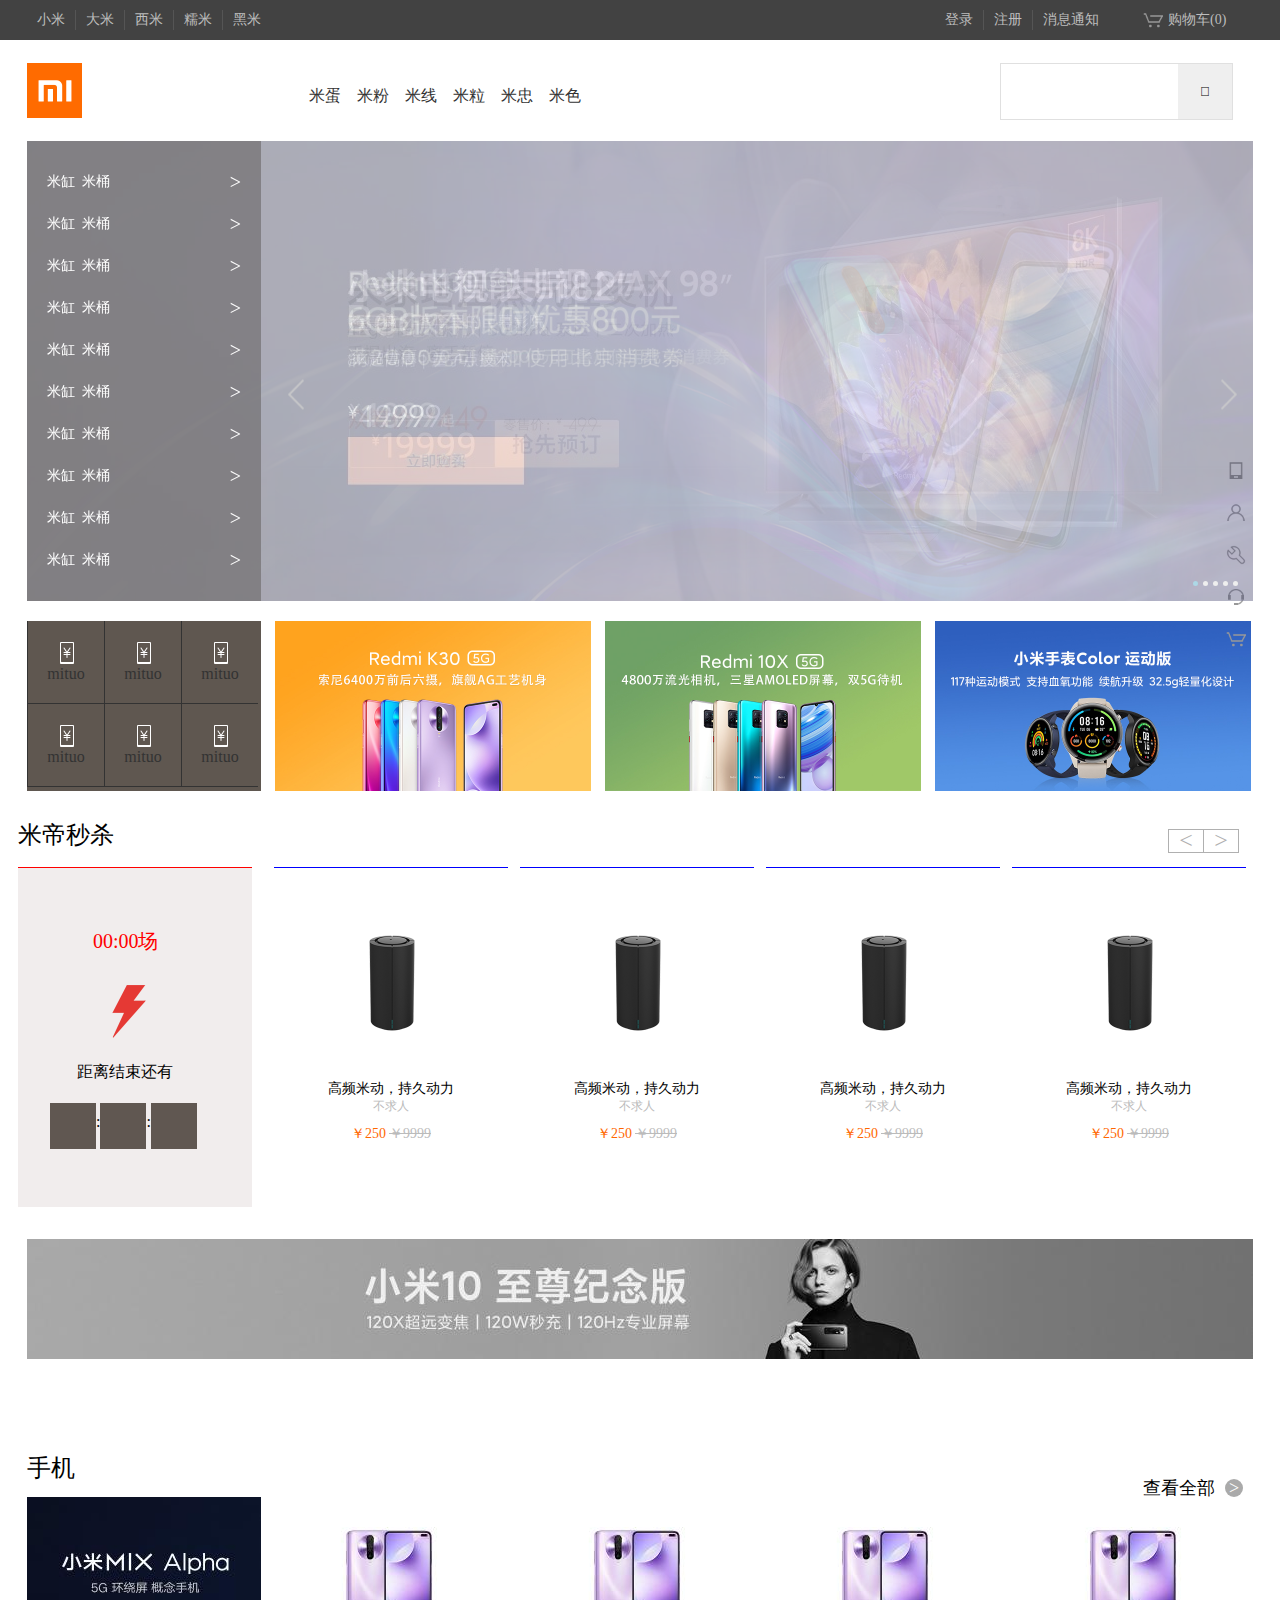
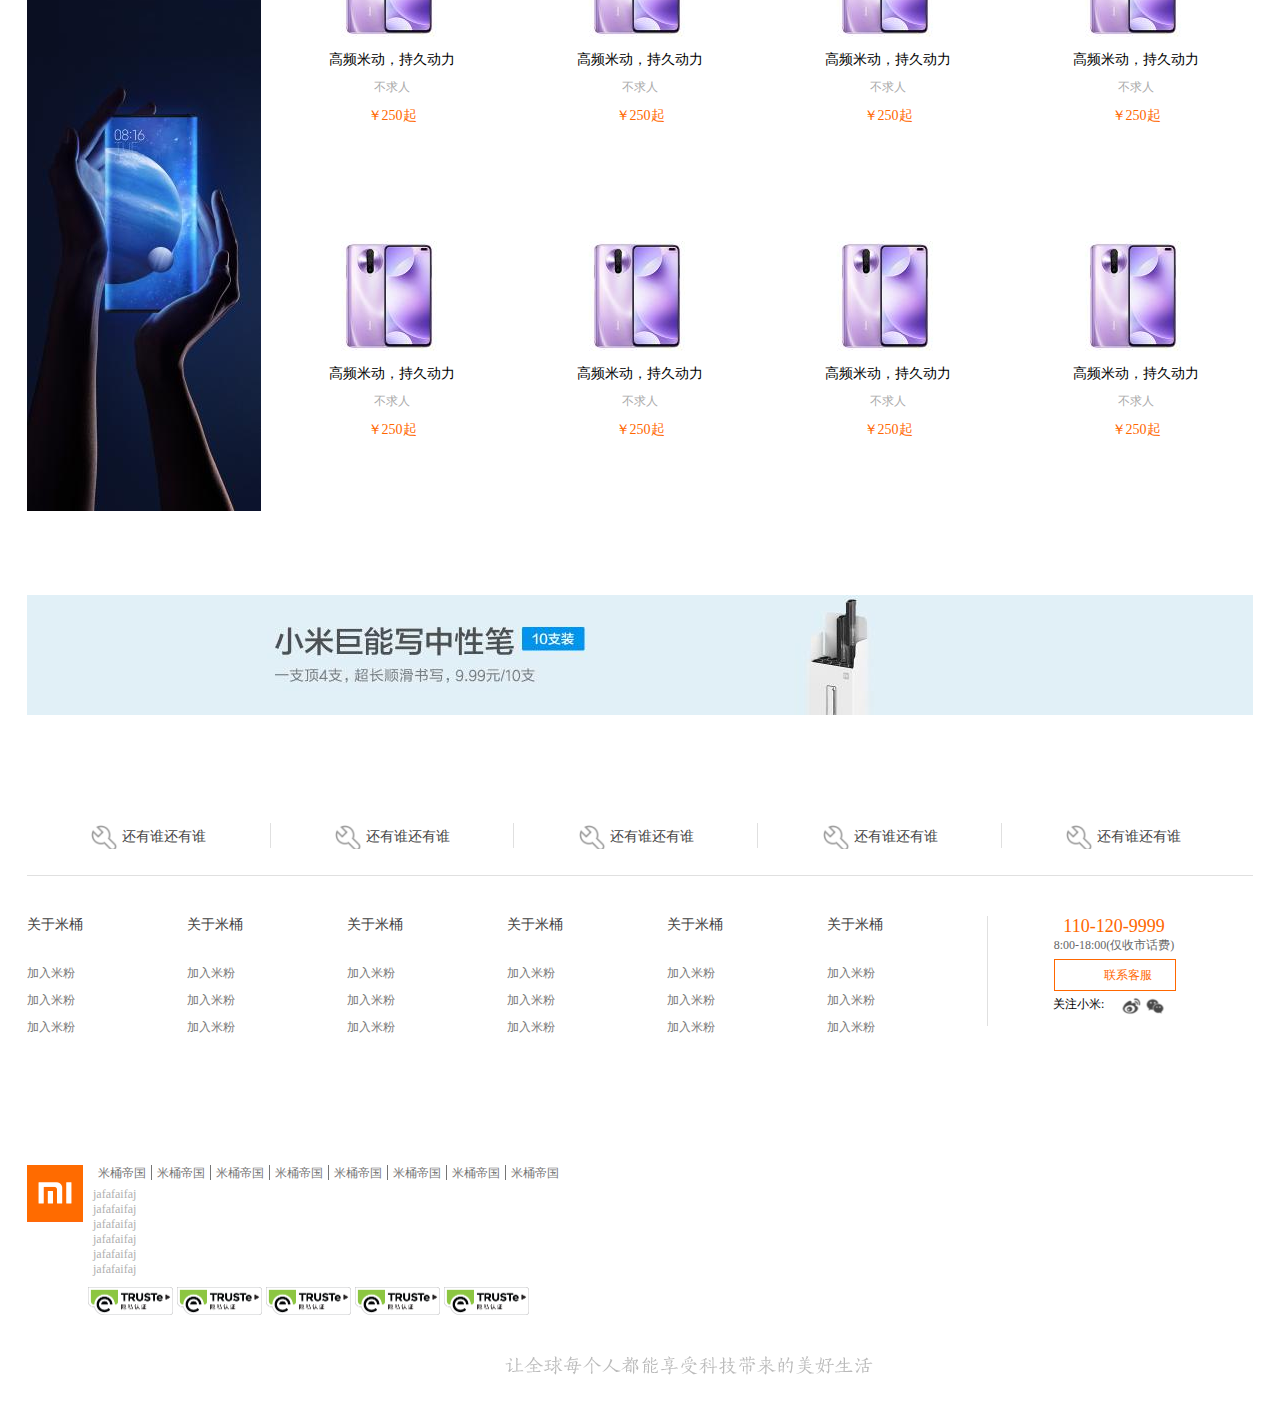
<file: index.html>
<!DOCTYPE html>
<html lang="en">

<head>
    <meta charset="UTF-8">
    <meta name="viewport" content="width=device-width, initial-scale=1.0">
    <link rel="shorcut icon" href="img/favicon.ico">
    <title>mitong</title>
    <link rel="stylesheet" href="css/index.css">
</head>

<body>
    <header></header>

    <div class="big">
        <div class="double">
            <div class="nan-left">
                <ul>
                    <a href="">米缸 &nbsp;米桶 <p>></p></a>
                    <a href="">米缸 &nbsp;米桶 <p>></p></a>
                    <a href="">米缸 &nbsp;米桶 <p>></p></a>
                    <a href="">米缸 &nbsp;米桶 <p>></p></a>
                    <a href="">米缸 &nbsp;米桶 <p>></p></a>
                    <a href="">米缸 &nbsp;米桶 <p>></p></a>
                    <a href="">米缸 &nbsp;米桶 <p>></p></a>
                    <a href="">米缸 &nbsp;米桶 <p>></p></a>
                    <a href="">米缸 &nbsp;米桶 <p>></p></a>
                    <a href="">米缸 &nbsp;米桶 <p>></p></a>
                </ul>
            </div>
            <div class="wrap">
                <div class="main">
                  <a href=""><img class="show" src="img/0ef4160c861b998239bce9adb82341e7.jpg" alt=""></a>
                  <a href=""><img src="img/7cf034cf750738e7f33f77328230e8e2.jpg" alt=""></a>
                  <a href=""><img src="img/9ebff5f5c1f52f2dbdd611897adbefd4.jpg" alt=""></a>
                  <a href=""><img src="img/87d89ec787693898fe7308a95739c2eb.jpg" alt=""></a>
                  <a href=""><img src="img/cf6ba4d372b80e939104cf369f14139a.jpg" alt=""></a>
                </div>
                <div class="prev"></div>
                <div class="next"></div>
                <ul class="nums">
                  <li class="active"></li>
                  <li></li>
                  <li></li>
                  <li></li>
                  <li></li>
                </ul>
              </div>
        </div>
        <div class="nan-bot">
            <div id="bvt">
                <ul>
                    <li><a href=""><img src="img/9a76d7636b08e0988efb4fc384ae497b.png" alt="">mituo</a></li>
                    <li><a href=""><img src="img/9a76d7636b08e0988efb4fc384ae497b.png" alt="">mituo</a></li>
                    <li><a href=""><img src="img/9a76d7636b08e0988efb4fc384ae497b.png" alt="">mituo</a></li>
                    <li><a href=""><img src="img/9a76d7636b08e0988efb4fc384ae497b.png" alt="">mituo</a></li>
                    <li><a href=""><img src="img/9a76d7636b08e0988efb4fc384ae497b.png" alt="">mituo</a></li>
                    <li><a href=""><img src="img/9a76d7636b08e0988efb4fc384ae497b.png" alt="">mituo</a></li>
                </ul>
            </div>
            <img src="img/e5f20a62c3d5b3d6806bd51ab6c5dd12.jpg" alt="">
            <img src="img/8a43378b96501d7e227a9018fe2668c5.jpg" alt="">
            <img src="img/793913688bfaee26b755a0b0cc8575fd.jpg" alt="">
        </div>
    </div>
    <div class="miao">
        <h2>米帝秒杀
           <div id="io"> <span><</span>
                    <span>></span></div>
        </h2>
        <div class="iten">
            <div class="chang">00:00场</div>
            <img src="[data-uri]"
                alt="">
            <div class="daoji">距离结束还有</div>
            <div class="shi">
                <span class="it" id="op"> &nbsp;</span>
                <i>:</i>
                <span class="it" id="ip">&nbsp;</span>
                <i>:</i>
                <span class="it" id="tp">&nbsp;</span></div>
        </div>
        <div class="wind">
        <div class="bing">
            
            <a href="">
                <img src="img/5dd23c09b7eb6471968537fdce629194.png" alt="">
                <h3>高频米动，持久动力</h3>
                <p>不求人</p>
                <p class="jiage">
                    <span>￥250</span>
                    <del>￥9999</del>
                </p>
            </a>
            <a href="">
                <img src="img/5dd23c09b7eb6471968537fdce629194.png" alt="">
                <h3>高频米动，持久动力</h3>
                <p>不求人</p>
                <p class="jiage">
                    <span>￥250</span>
                    <del>￥9999</del>
                </p>
            </a>
            <a href="">
                <img src="img/5dd23c09b7eb6471968537fdce629194.png" alt="">
                <h3>高频米动，持久动力</h3>
                <p>不求人</p>
                <p class="jiage">
                    <span>￥250</span>
                    <del>￥9999</del>
                </p>
            </a>
            <a href="">
                <img src="img/5dd23c09b7eb6471968537fdce629194.png" alt="">
                <h3>高频米动，持久动力</h3>
                <p>不求人</p>
                <p class="jiage">
                    <span>￥250</span>
                    <del>￥9999</del>
                </p>
            </a>
            <a href="">
                <img src="img/5dd23c09b7eb6471968537fdce629194.png" alt="">
                <h3>高频米动，持久动力</h3>
                <p>不求人</p>
                <p class="jiage">
                    <span>￥250</span>
                    <del>￥9999</del>
                </p>
            </a>
            <a href="">
                <img src="img/5dd23c09b7eb6471968537fdce629194.png" alt="">
                <h3>高频米动，持久动力</h3>
                <p>不求人</p>
                <p class="jiage">
                    <span>￥250</span>
                    <del>￥9999</del>
                </p>
            </a>
            <a href="">
                <img src="img/5dd23c09b7eb6471968537fdce629194.png" alt="">
                <h3>高频米动，持久动力</h3>
                <p>不求人</p>
                <p class="jiage">
                    <span>￥250</span>
                    <del>￥9999</del>
                </p>
            </a>
            <a href="">
                <img src="img/5dd23c09b7eb6471968537fdce629194.png" alt="">
                <h3>高频米动，持久动力</h3>
                <p>不求人</p>
                <p class="jiage">
                    <span>￥250</span>
                    <del>￥9999</del>
                </p>
            </a>
            <a href="">
                <img src="img/5dd23c09b7eb6471968537fdce629194.png" alt="">
                <h3>高频米动，持久动力</h3>
                <p>不求人</p>
                <p class="jiage">
                    <span>￥250</span>
                    <del>￥9999</del>
                </p>
            </a>
            <a href="">
                <img src="img/5dd23c09b7eb6471968537fdce629194.png" alt="">
                <h3>高频米动，持久动力</h3>
                <p>不求人</p>
                <p class="jiage">
                    <span>￥250</span>
                    <del>￥9999</del>
                </p>
            </a>
            <a href="">
                <img src="img/5dd23c09b7eb6471968537fdce629194.png" alt="">
                <h3>高频米动，持久动力</h3>
                <p>不求人</p>
                <p class="jiage">
                    <span>￥250</span>
                    <del>￥9999</del>
                </p>
            </a>
            <a href="">
                <img src="img/5dd23c09b7eb6471968537fdce629194.png" alt="">
                <h3>高频米动，持久动力</h3>
                <p>不求人</p>
                <p class="jiage">
                    <span>￥250</span>
                    <del>￥9999</del>
                </p>
            </a>
        </div>
    </div>
    </div>
    <img class="gos" src="img/6c907ad4004b32609a589bdada203443.jpg" alt="">
    <div class="byphone">
        <h2 class="titl">手机 
            <a class="alla" href="">查看全部 <i>></i></a>
        </h2>
        <img src="img/574c6643ab91c6618bfb2d0e2c761d0b.jpg" alt="">
        <ul class="hone">
            <li class="phone">
                <a href="">
                <img src="img/cff2977b8aab1e43b94b2f00083f4ae1.jpg" alt="">
                <h3>高频米动，持久动力</h3>
                <p class="small">不求人</p>
                <p class="jiage">
                    <span>￥250起</span>
                </p>
            </a>
            </li>
            <li class="phone">
                <a href="">
                <img src="img/cff2977b8aab1e43b94b2f00083f4ae1.jpg" alt="">
                <h3>高频米动，持久动力</h3>
                <p class="small">不求人</p>
                <p class="jiage">
                    <span>￥250起</span>
                </p>
            </a>
            </li>
            <li class="phone">
                <a href="">
                <img src="img/cff2977b8aab1e43b94b2f00083f4ae1.jpg" alt="">
                <h3>高频米动，持久动力</h3>
                <p class="small">不求人</p>
                <p class="jiage">
                    <span>￥250起</span>
                </p>
            </a>
            </li>
            <li class="phone">
                <a href="">
                <img src="img/cff2977b8aab1e43b94b2f00083f4ae1.jpg" alt="">
                <h3>高频米动，持久动力</h3>
                <p class="small">不求人</p>
                <p class="jiage">
                    <span>￥250起</span>
                </p>
            </a>
            </li>
            <li class="phone">
                <a href="">
                <img src="img/cff2977b8aab1e43b94b2f00083f4ae1.jpg" alt="">
                <h3>高频米动，持久动力</h3>
                <p class="small">不求人</p>
                <p class="jiage">
                    <span>￥250起</span>
                </p>
            </a>
            </li>
            <li class="phone">
                <a href="">
                <img src="img/cff2977b8aab1e43b94b2f00083f4ae1.jpg" alt="">
                <h3>高频米动，持久动力</h3>
                <p class="small">不求人</p>
                <p class="jiage">
                    <span>￥250起</span>
                </p>
            </a>
            </li>
            <li class="phone">
                <a href="">
                <img src="img/cff2977b8aab1e43b94b2f00083f4ae1.jpg" alt="">
                <h3>高频米动，持久动力</h3>
                <p class="small">不求人</p>
                <p class="jiage">
                    <span>￥250起</span>
                </p>
            </a>
            </li>
            <li class="phone">
                <a href="">
                <img src="img/cff2977b8aab1e43b94b2f00083f4ae1.jpg" alt="">
                <h3>高频米动，持久动力</h3>
                <p class="small">不求人</p>
                <p class="jiage">
                    <span>￥250起</span>
                </p>
            </a>
            </li>
        </ul>
    </div>
    <img class="gos" src="img/88e35cffc82cd98cd53172460067af17.jpg" alt="">
    <div class="getto"></div>
    <footer></footer>
</body>
<script  src="js/jquery-1.8.3/jquery-1.8.3.min.js"></script>

<script src="js/utils.js"></script>
<script src="js/index.js"></script>


<script>
    $('header').load('html/head.html');
    $('footer').load('html/tail.html');
    $('.getto').load('html/anchor.html');
</script>

</html>
</file>
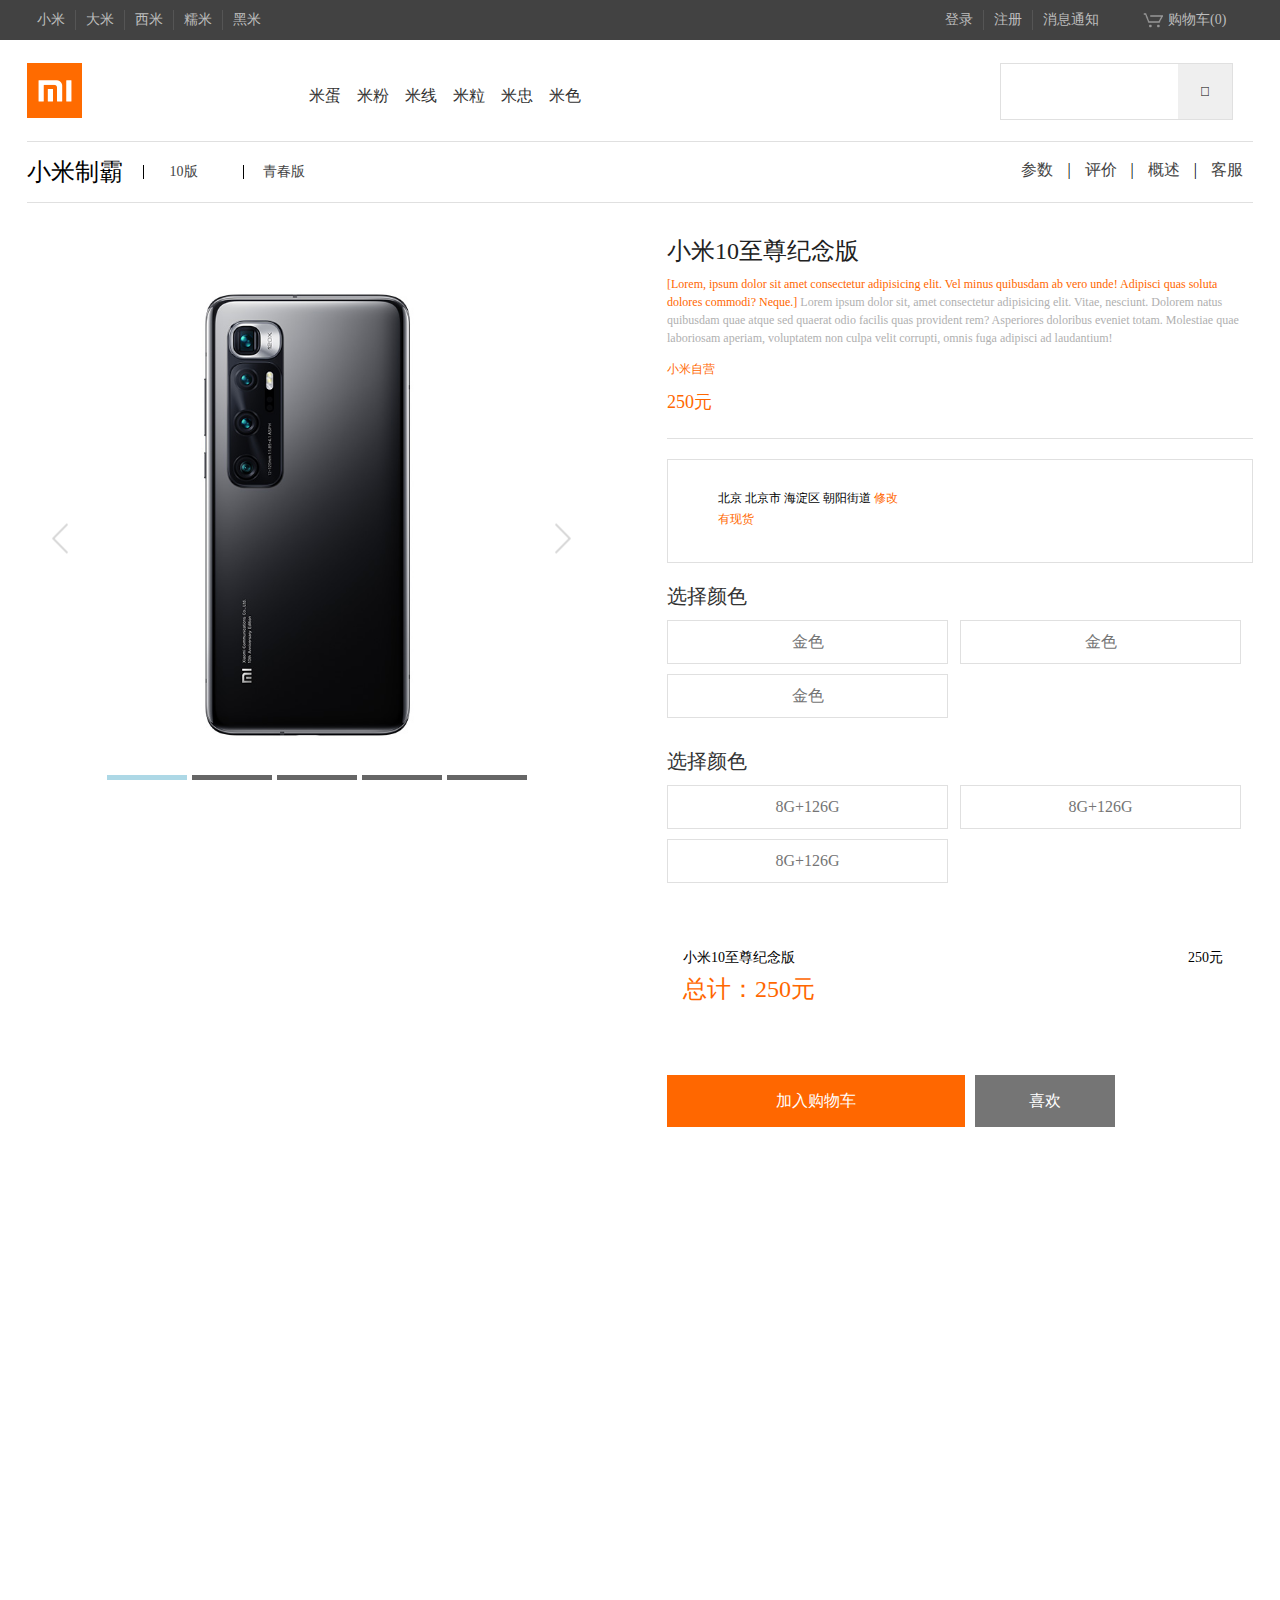
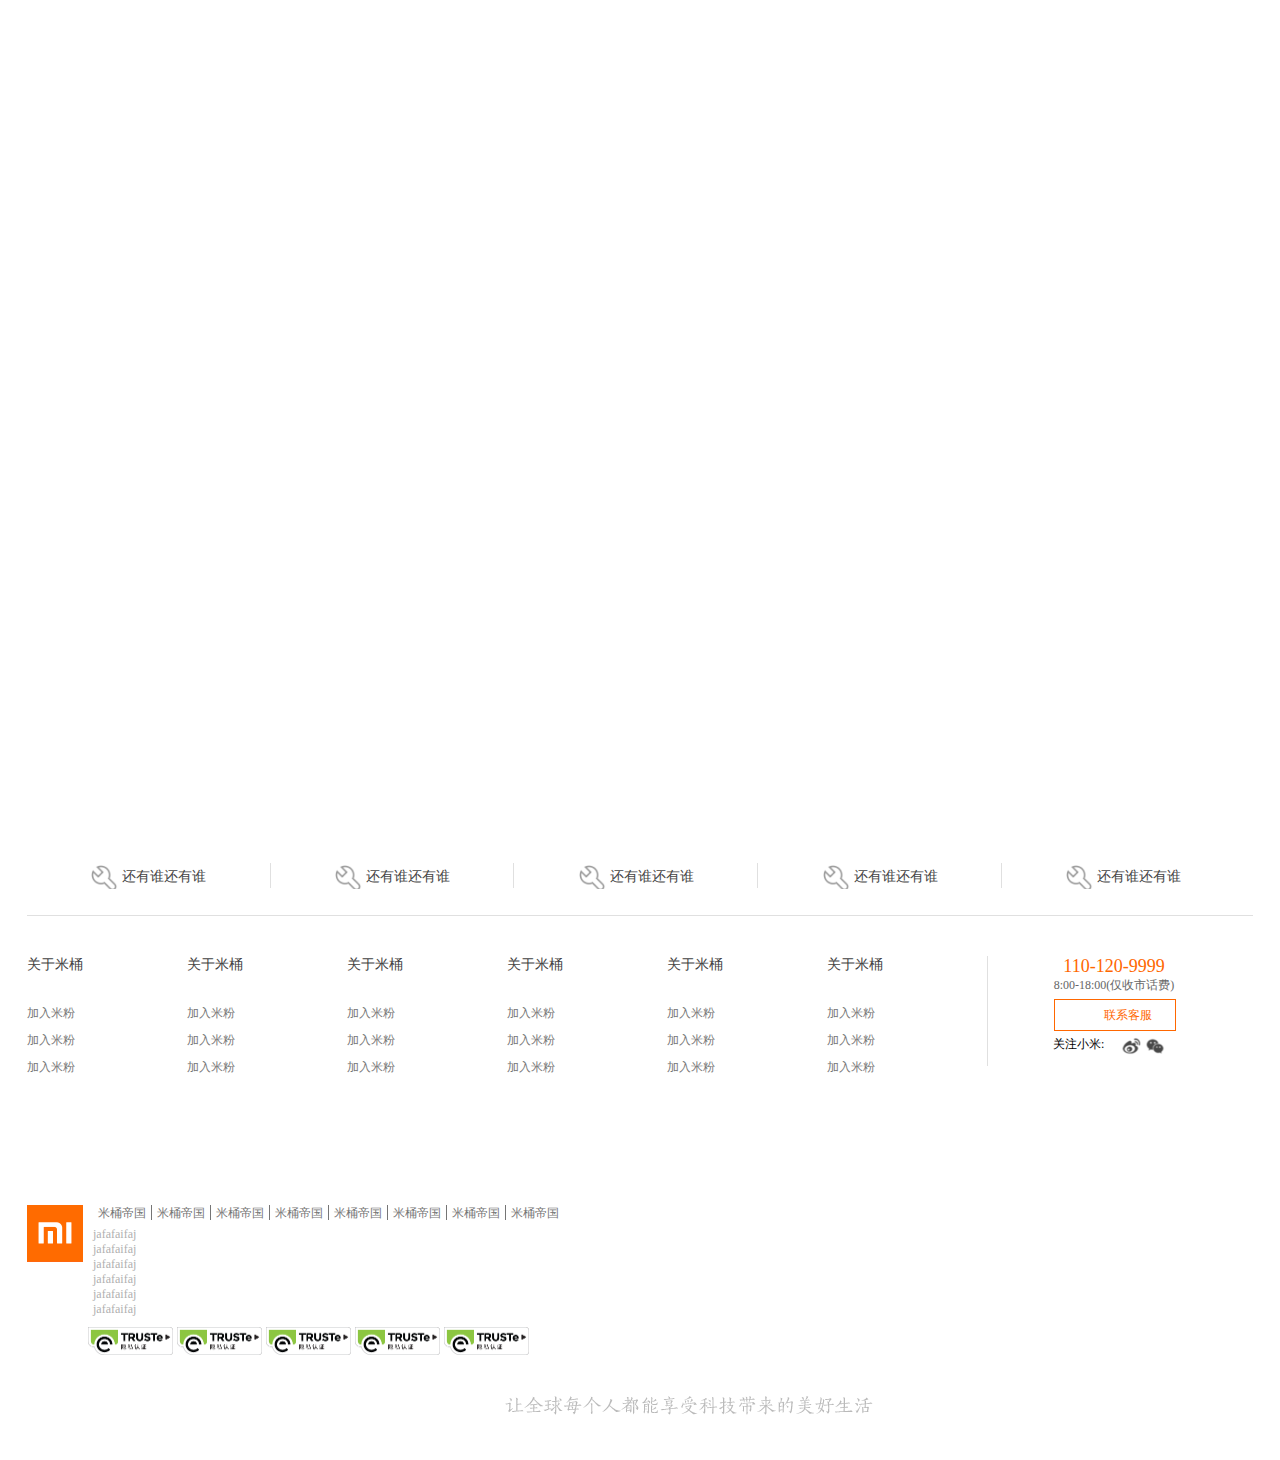
<file: html/details.html>
<!DOCTYPE html>
<html lang="en">

<head>
    <meta charset="UTF-8">
    <meta name="viewport" content="width=device-width, initial-scale=1.0">
    <link rel="shorcut icon" href="../img/favicon.ico">
    <title>details</title>
    <link rel="stylesheet" href="../css/details.css">
</head>

<body>
    <header></header>
    <div class="lan">
        <h2>小米制霸</h2>
        <div class="lan-le">

            <a href=""><span></span>10版</a>

            <a href=""><span></span>青春版</a>
        </div>
        <div class="lan-ri">
            <a href="">参数</a>
            <span>|</span>
            <a href="">评价</a>
            <span>|</span>
            <a href="">概述</a>
            <span>|</span>
            <a href="">客服</a>
        </div>
    </div>
    <div class="big-big">
        <div class="big-img">
            <div class="main">
                <a href=""><img class="show" src="../img/pms_1597145894.39134342.jpg" alt=""></a>
                <a href=""><img src="../img/pms_1597145894.41376114.jpg" alt=""></a>
                <a href=""><img src="../img/pms_1597145894.43258180.jpg" alt=""></a>
                <a href=""><img src="../img/pms_1597145894.46855544.jpg" alt=""></a>
                <a href=""><img src="../img/pms_1597145894.51396359.jpg" alt=""></a>
              </div>
              <div class="prev"></div>
              <div class="next"></div>
              <ul class="nums">
                <li class="active"></li>
                <li></li>
                <li></li>
                <li></li>
                <li></li>
              </ul>
        </div>
        <div class="big-rig">
        <h2>小米10至尊纪念版</h2>
        <p class="zizu">
            <font>[Lorem, ipsum dolor sit amet consectetur adipisicing elit. Vel minus quibusdam ab vero unde! Adipisci
                quas soluta dolores commodi? Neque.]</font>
            Lorem ipsum dolor sit, amet consectetur adipisicing elit. Vitae, nesciunt. Dolorem natus quibusdam quae
            atque sed quaerat odio facilis quas provident rem? Asperiores doloribus eveniet totam. Molestiae quae
            laboriosam aperiam, voluptatem non culpa velit corrupti, omnis fuga adipisci ad laudantium!
        </p>
        <p class="ziyi">小米自营</p>
        <div class="ziqi"><span>250元</span></div>
        <div class="zixi"></div>
        <div class="xidi">
            <div class="xita">
                <div class="xibe">
                    <span>北京</span>
                    <span>北京市</span>
                    <span>海淀区</span>
                    <span>朝阳街道</span>
                    <a href="">修改</a>
                </div>
                <div class="xihu"><span> 有现货</span></div>
            </div>
        </div>
        <div class="xixu">
            <div class="xiya">选择颜色</div>
            <ul class="xuse">
                <li class="seha"><a href="">金色</a></li>
                <li class="seha"><a href="">金色</a></li>
                <li class="seha"><a href="">金色</a></li>
            </ul>
        </div>
        <div class="xiba">
            <div class="xibn">选择颜色</div>
            <ul class="xuba">
                <li class="babe"><a href="">8G+126G</a></li>
                <li class="babe"><a href="">8G+126G</a></li>
                <li class="babe"><a href="">8G+126G</a></li>
            </ul>
        </div>
        <div class="xizo">
            <li>小米10至尊纪念版<span>250元</span></li>
            <div class="zoji">总计：250元</div>
        </div>
        <div class="gowu">
            <div class="goan"><a href="">加入购物车</a></div>
            <div class="huan"><a href="">喜欢</a></div>
        </div>
    </div>
</div>
    <div class="totop"></div>
    <footer></footer>
</body>
<script src="../js/jquery-1.8.3/jquery-1.8.3.min.js"></script>
<script src="../js/utils.js"></script>
<script src="../js/details.js"></script>
<script>
    $('header').load('head.html');
    $('.totop').load('anchor.html');
    $('footer').load('tail.html');
</script>

</html>
</file>
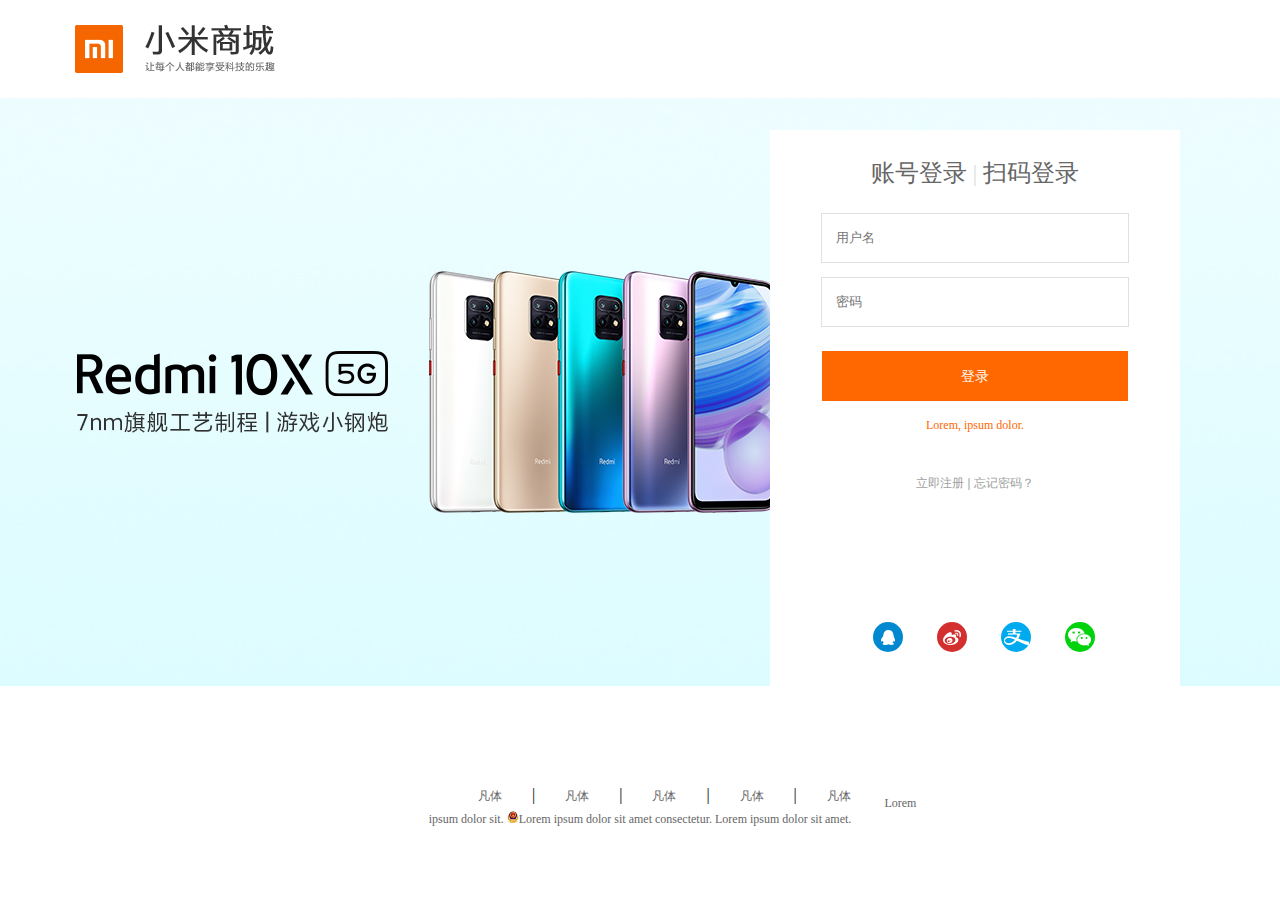
<file: html/goon.html>
<!DOCTYPE html>
<html lang="en">

<head>
    <meta charset="UTF-8">
    <meta name="viewport" content="width=device-width, initial-scale=1.0">
    <link rel="shorcut icon" href="../img/favicon.ico">
    <title>goon</title>
    <link rel="stylesheet" href="../css/goon.css">
</head>

<body>
    <header>
        <div class="logo"><a href="">小米网</a></div>
    </header>
    <div class="banner">
        <a href="">小米网</a>

    </div>
    <div class="wrap">
        <div class="bibox">
            <div class="bida">
                <div class="fangsi">
                    <a href="">账号登录</a>
                    <span>|</span>
                    <a href="">扫码登录</a>
                </div>
                <div class="boty">
                    <div class="kaolo">
                        <div class="uname">
                            <input type="text" placeholder="用户名" class="user">
                        </div>
                        <div class="upwd">
                            <input type="text" placeholder="密码" class="pass">
                        </div>
                    </div>
                    <!-- <div class="form">
                        <p>账号：<input type="text" class=""></p>
                        <p>密码：<input type="text" class=""></p>
                        <p>
                          <button class="login">登录</button>
                          <button class="register">注册</button>
                        </p>
                      </div> -->
                    <div class="anniu">
                        <button class="login">登录</button>
                    </div>
                    <a href="" class="sho">Lorem, ipsum dolor.</a>
                    <div class="wangj">
                        <a href="" class="register">立即注册</a>
                        <span>|</span>
                        <a href="">忘记密码？</a>
                    </div>
                    <div class="yuan">
                        <a href=""><i></i></a>
                        <a href=""><i></i></a>
                        <a href=""><i></i></a>
                        <a href=""><i></i></a>
                    </div>
                </div>
            </div>
        </div>
    </div>
    <div class="bmo">
        <ul class="yun">
            <li><a href="">凡体</a>|</li>
            <li><a href="">凡体</a>|</li>
            <li><a href="">凡体</a>|</li>
            <li><a href="">凡体</a>|</li>
            <li><a href="">凡体</a></li>
        </ul>
        <p class="kpl">
            Lorem ipsum dolor sit.
            <a href=""><img src="../img/ghs.png" alt="">Lorem ipsum dolor sit amet consectetur.</a>
            Lorem ipsum dolor sit amet.
        </p>
    </div>
</body>
<script src="../js/ule.js"></script>
<script src="../js/goto.js"></script>
</html>
</file>
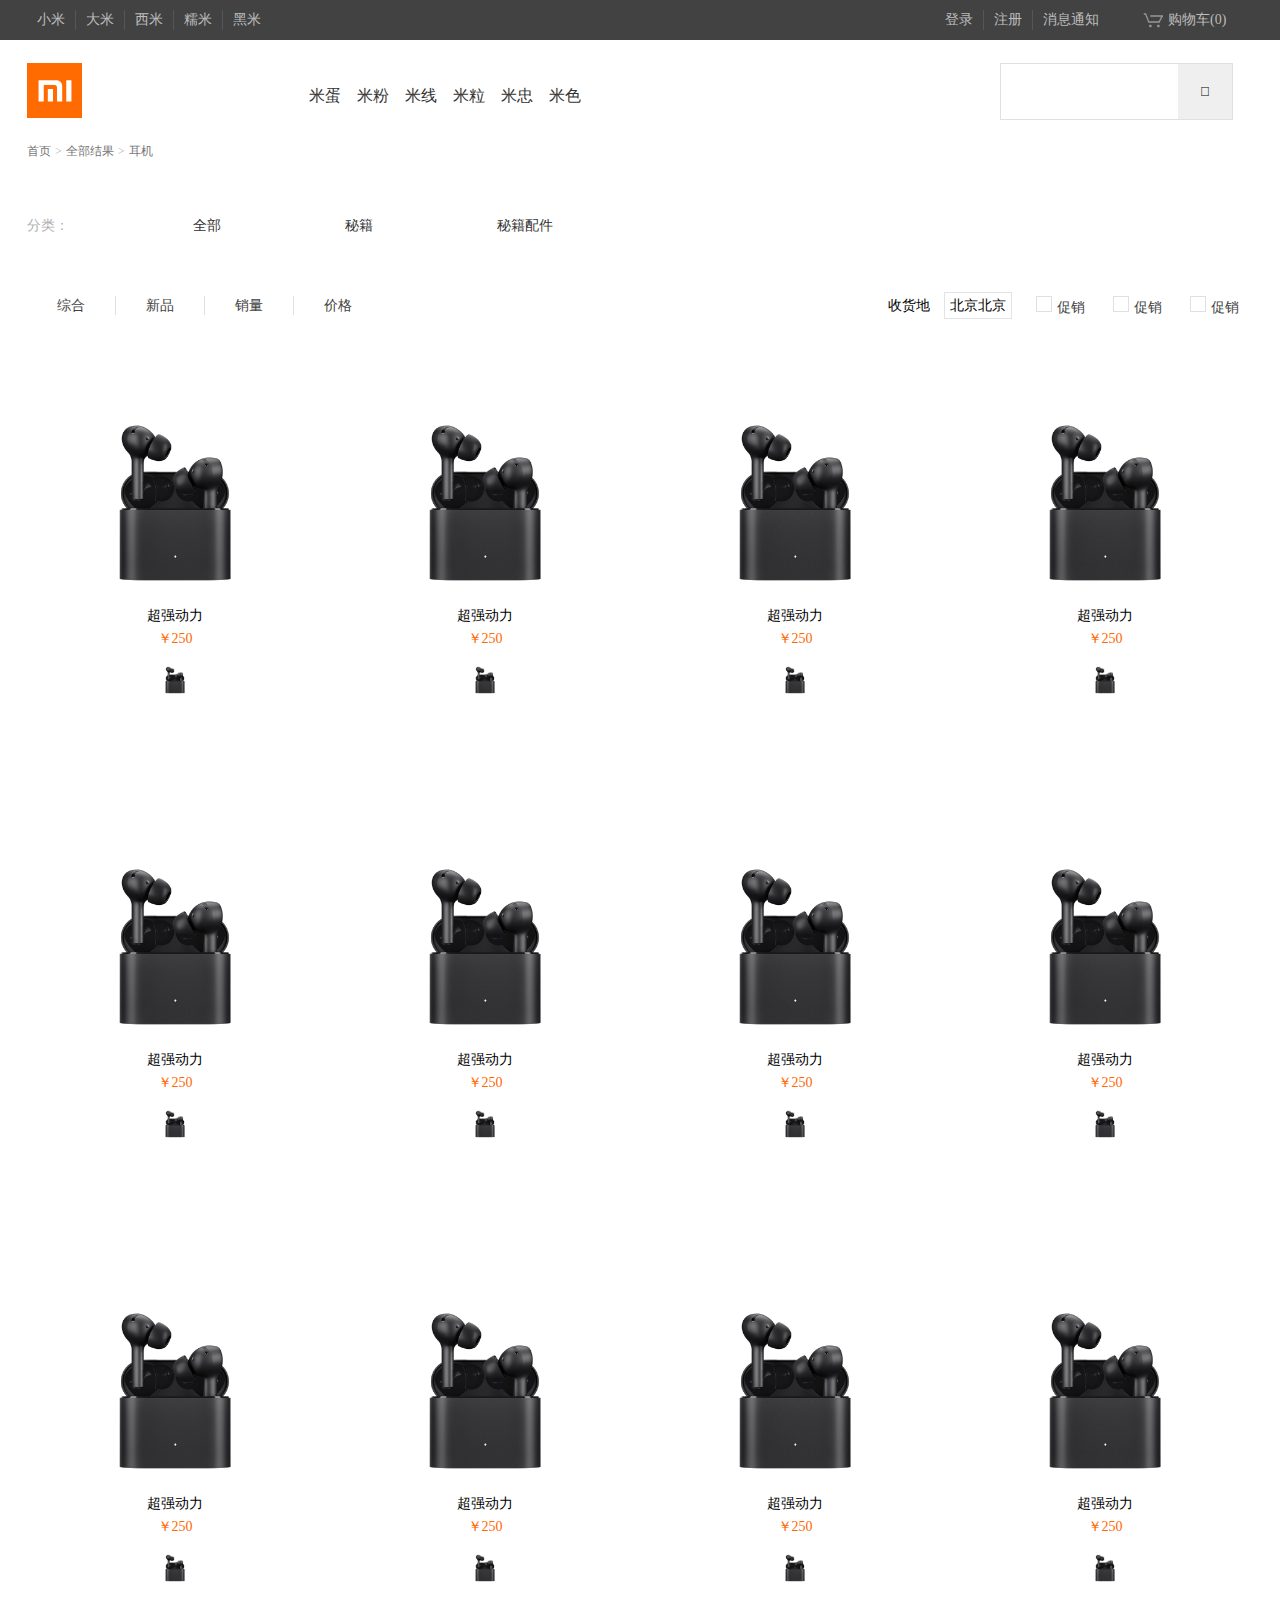
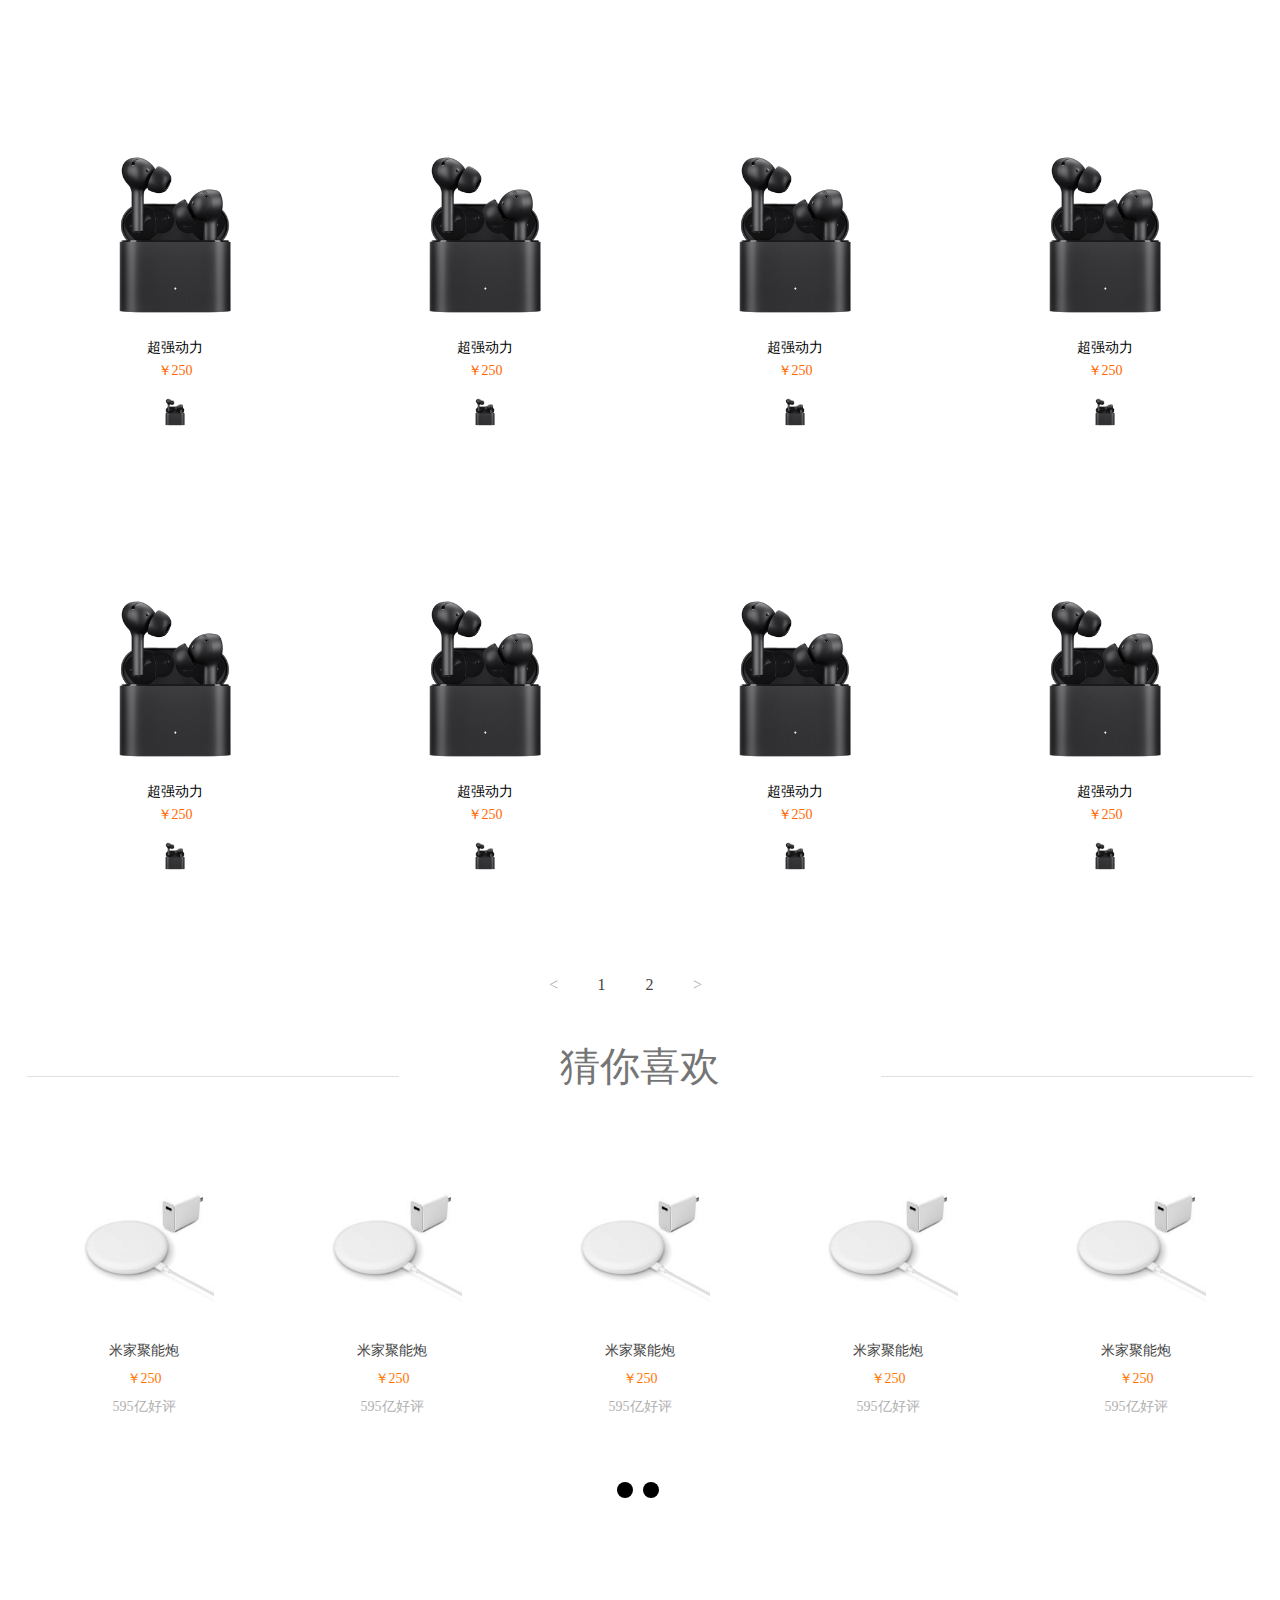
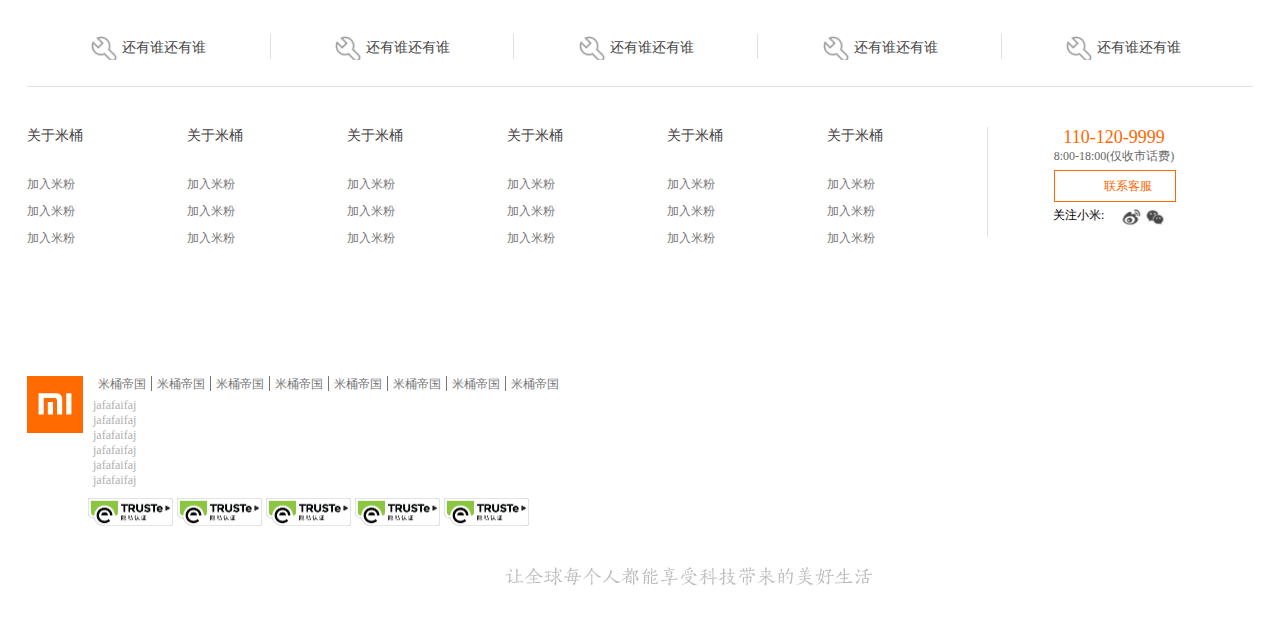
<file: html/menu.html>
<!DOCTYPE html>
<html lang="en">
<head>
    <meta charset="UTF-8">
    <meta name="viewport" content="width=device-width, initial-scale=1.0">
    <link rel="shorcut icon" href="../img/favicon.ico">
    <title>shopping cart</title>
    <link rel="stylesheet" href="../css/menu.css">
</head>
<body>
    <header></header>
    <div class="biao">
        <a href="">首页</a>
        <span class="bo">></span>
        <a href="">全部结果</a>
        <span class="bo">></span>
        <span class="lop">耳机</span>
    </div>
    <div class="fenlei">
        <span>分类：</span>
        <a href="" class="erj">全部</a>
        <a href="" class="erj">秘籍</a>
        <a href="" class="erj">秘籍配件</a>
    </div>
    <div class="bigger">
        <div class="toppt">
            <ul class="let">
                <li class="zong"><a href="">综合</a></li>
                <li class="zong"><a href="">新品</a></li>
                <li class="zong"><a href="">销量</a></li>
                <li class="zong"><a href="">价格</a></li>
            </ul>
            <ul class="rig">
                <div class="huo">
                    <span>收货地</span>
                    <span class="bei">北京北京</span>
                </div>
                <li class="dizi">
                    <a href=""><span></span>促销</a>
                </li>
                <li class="dizi">
                    <a href=""><span></span>促销</a>
                </li>
                <li class="dizi">
                    <a href=""><span></span>促销</a>
                </li>
            </ul>
        </div>
        <div class="mook">
            <div class="okol"><img class="oew" src="../img/953f11534879e4dc43b05b8fa326b2dd.jpg" alt=""><h2 class="plo">超强动力<a href=""></a></h2><p class="ouy"><span>￥250</span></p><ul class="smarr"><img src="../img/953f11534879e4dc43b05b8fa326b2dd.jpg" alt=""></ul></div>
            <div class="okol"><img class="oew" src="../img/953f11534879e4dc43b05b8fa326b2dd.jpg" alt=""><h2 class="plo">超强动力<a href=""></a></h2><p class="ouy"><span>￥250</span></p><ul class="smarr"><img src="../img/953f11534879e4dc43b05b8fa326b2dd.jpg" alt=""></ul></div>
            <div class="okol"><img class="oew" src="../img/953f11534879e4dc43b05b8fa326b2dd.jpg" alt=""><h2 class="plo">超强动力<a href=""></a></h2><p class="ouy"><span>￥250</span></p><ul class="smarr"><img src="../img/953f11534879e4dc43b05b8fa326b2dd.jpg" alt=""></ul></div>
            <div class="okol"><img class="oew" src="../img/953f11534879e4dc43b05b8fa326b2dd.jpg" alt=""><h2 class="plo">超强动力<a href=""></a></h2><p class="ouy"><span>￥250</span></p><ul class="smarr"><img src="../img/953f11534879e4dc43b05b8fa326b2dd.jpg" alt=""></ul></div>
            <div class="okol"><img class="oew" src="../img/953f11534879e4dc43b05b8fa326b2dd.jpg" alt=""><h2 class="plo">超强动力<a href=""></a></h2><p class="ouy"><span>￥250</span></p><ul class="smarr"><img src="../img/953f11534879e4dc43b05b8fa326b2dd.jpg" alt=""></ul></div>
            <div class="okol"><img class="oew" src="../img/953f11534879e4dc43b05b8fa326b2dd.jpg" alt=""><h2 class="plo">超强动力<a href=""></a></h2><p class="ouy"><span>￥250</span></p><ul class="smarr"><img src="../img/953f11534879e4dc43b05b8fa326b2dd.jpg" alt=""></ul></div>
            <div class="okol"><img class="oew" src="../img/953f11534879e4dc43b05b8fa326b2dd.jpg" alt=""><h2 class="plo">超强动力<a href=""></a></h2><p class="ouy"><span>￥250</span></p><ul class="smarr"><img src="../img/953f11534879e4dc43b05b8fa326b2dd.jpg" alt=""></ul></div>
            <div class="okol"><img class="oew" src="../img/953f11534879e4dc43b05b8fa326b2dd.jpg" alt=""><h2 class="plo">超强动力<a href=""></a></h2><p class="ouy"><span>￥250</span></p><ul class="smarr"><img src="../img/953f11534879e4dc43b05b8fa326b2dd.jpg" alt=""></ul></div>
            <div class="okol"><img class="oew" src="../img/953f11534879e4dc43b05b8fa326b2dd.jpg" alt=""><h2 class="plo">超强动力<a href=""></a></h2><p class="ouy"><span>￥250</span></p><ul class="smarr"><img src="../img/953f11534879e4dc43b05b8fa326b2dd.jpg" alt=""></ul></div>
            <div class="okol"><img class="oew" src="../img/953f11534879e4dc43b05b8fa326b2dd.jpg" alt=""><h2 class="plo">超强动力<a href=""></a></h2><p class="ouy"><span>￥250</span></p><ul class="smarr"><img src="../img/953f11534879e4dc43b05b8fa326b2dd.jpg" alt=""></ul></div>
            <div class="okol"><img class="oew" src="../img/953f11534879e4dc43b05b8fa326b2dd.jpg" alt=""><h2 class="plo">超强动力<a href=""></a></h2><p class="ouy"><span>￥250</span></p><ul class="smarr"><img src="../img/953f11534879e4dc43b05b8fa326b2dd.jpg" alt=""></ul></div>
            <div class="okol"><img class="oew" src="../img/953f11534879e4dc43b05b8fa326b2dd.jpg" alt=""><h2 class="plo">超强动力<a href=""></a></h2><p class="ouy"><span>￥250</span></p><ul class="smarr"><img src="../img/953f11534879e4dc43b05b8fa326b2dd.jpg" alt=""></ul></div>
            <div class="okol"><img class="oew" src="../img/953f11534879e4dc43b05b8fa326b2dd.jpg" alt=""><h2 class="plo">超强动力<a href=""></a></h2><p class="ouy"><span>￥250</span></p><ul class="smarr"><img src="../img/953f11534879e4dc43b05b8fa326b2dd.jpg" alt=""></ul></div>
            <div class="okol"><img class="oew" src="../img/953f11534879e4dc43b05b8fa326b2dd.jpg" alt=""><h2 class="plo">超强动力<a href=""></a></h2><p class="ouy"><span>￥250</span></p><ul class="smarr"><img src="../img/953f11534879e4dc43b05b8fa326b2dd.jpg" alt=""></ul></div>
            <div class="okol"><img class="oew" src="../img/953f11534879e4dc43b05b8fa326b2dd.jpg" alt=""><h2 class="plo">超强动力<a href=""></a></h2><p class="ouy"><span>￥250</span></p><ul class="smarr"><img src="../img/953f11534879e4dc43b05b8fa326b2dd.jpg" alt=""></ul></div>
            <div class="okol"><img class="oew" src="../img/953f11534879e4dc43b05b8fa326b2dd.jpg" alt=""><h2 class="plo">超强动力<a href=""></a></h2><p class="ouy"><span>￥250</span></p><ul class="smarr"><img src="../img/953f11534879e4dc43b05b8fa326b2dd.jpg" alt=""></ul></div>
            <div class="okol"><img class="oew" src="../img/953f11534879e4dc43b05b8fa326b2dd.jpg" alt=""><h2 class="plo">超强动力<a href=""></a></h2><p class="ouy"><span>￥250</span></p><ul class="smarr"><img src="../img/953f11534879e4dc43b05b8fa326b2dd.jpg" alt=""></ul></div>
            <div class="okol"><img class="oew" src="../img/953f11534879e4dc43b05b8fa326b2dd.jpg" alt=""><h2 class="plo">超强动力<a href=""></a></h2><p class="ouy"><span>￥250</span></p><ul class="smarr"><img src="../img/953f11534879e4dc43b05b8fa326b2dd.jpg" alt=""></ul></div>
            <div class="okol"><img class="oew" src="../img/953f11534879e4dc43b05b8fa326b2dd.jpg" alt=""><h2 class="plo">超强动力<a href=""></a></h2><p class="ouy"><span>￥250</span></p><ul class="smarr"><img src="../img/953f11534879e4dc43b05b8fa326b2dd.jpg" alt=""></ul></div>
            <div class="okol"><img class="oew" src="../img/953f11534879e4dc43b05b8fa326b2dd.jpg" alt=""><h2 class="plo">超强动力<a href=""></a></h2><p class="ouy"><span>￥250</span></p><ul class="smarr"><img src="../img/953f11534879e4dc43b05b8fa326b2dd.jpg" alt=""></ul></div>
            <div class="annu">
                <span><</span>
                <a href="">1</a><a href="">2</a>
                <span>></span>
            </div>
        </div>
        <div class="caini">
            <h2 class="heihei"><span>猜你喜欢</span></h2>
            <div class="caiwo">
                <ul class="caika">
                    <li class="locai"><img src="../img/9eb0178e3bfeb7d170edd641fb4be4bc.jpg" alt="">
                        <div class="yoo">米家聚能炮</div>
                        <div class="yos">￥250</div>
                        <div class="yot">595亿好评</div>
                    </li>
                    <li class="locai"><img src="../img/9eb0178e3bfeb7d170edd641fb4be4bc.jpg" alt="">
                        <div class="yoo">米家聚能炮</div>
                        <div class="yos">￥250</div>
                        <div class="yot">595亿好评</div>
                    </li>
                    <li class="locai"><img src="../img/9eb0178e3bfeb7d170edd641fb4be4bc.jpg" alt="">
                        <div class="yoo">米家聚能炮</div>
                        <div class="yos">￥250</div>
                        <div class="yot">595亿好评</div>
                    </li>
                    <li class="locai"><img src="../img/9eb0178e3bfeb7d170edd641fb4be4bc.jpg" alt="">
                        <div class="yoo">米家聚能炮</div>
                        <div class="yos">￥250</div>
                        <div class="yot">595亿好评</div>
                    </li>
                    <li class="locai"><img src="../img/9eb0178e3bfeb7d170edd641fb4be4bc.jpg" alt="">
                        <div class="yoo">米家聚能炮</div>
                        <div class="yos">￥250</div>
                        <div class="yot">595亿好评</div>
                    </li>
                    <li class="locai"><img src="../img/9eb0178e3bfeb7d170edd641fb4be4bc.jpg" alt="">
                        <div class="yoo">米家聚能炮</div>
                        <div class="yos">￥250</div>
                        <div class="yot">595亿好评</div>
                    </li>
                    <li class="locai"><img src="../img/9eb0178e3bfeb7d170edd641fb4be4bc.jpg" alt="">
                        <div class="yoo">米家聚能炮</div>
                        <div class="yos">￥250</div>
                        <div class="yot">595亿好评</div>
                    </li>
                    <li class="locai"><img src="../img/9eb0178e3bfeb7d170edd641fb4be4bc.jpg" alt="">
                        <div class="yoo">米家聚能炮</div>
                        <div class="yos">￥250</div>
                        <div class="yot">595亿好评</div>
                    </li>
                    <li class="locai"><img src="../img/9eb0178e3bfeb7d170edd641fb4be4bc.jpg" alt="">
                        <div class="yoo">米家聚能炮</div>
                        <div class="yos">￥250</div>
                        <div class="yot">595亿好评</div>
                    </li>
                    <li class="locai"><img src="../img/9eb0178e3bfeb7d170edd641fb4be4bc.jpg" alt="">
                        <div class="yoo">米家聚能炮</div>
                        <div class="yos">￥250</div>
                        <div class="yot">595亿好评</div>
                    </li>
                </ul>
            </div>
            <div class="didi">
                <span class="dioo"></span><span class="dioo"></span>
            </div>
        </div>
        
    </div>
    <div class="totop"></div>
    <footer></footer>
</body>
<script src="../js/jquery-1.8.3/jquery-1.8.3.min.js"></script>
<script>
    $('header').load('head.html');
    $('.totop').load('anchor.html');
    $('footer').load('tail.html')
</script>
</html>
</file>
<file: css/index.css>
*{
    margin: 0;
    padding: 0;
}
.big{
    width: 1226px;
    margin: 0 auto;
    margin-bottom: 48px;
}
.double{
    width: 1226px;
    height: 460px;
    position: relative;
}
.nan-left{
    position: absolute;
    height: 420px;
    padding: 20px 0;
    background-color: rgba(105,101,101,.6);
    z-index: 100;
}
.nan-left a{
    display: block;
    width: 214px;
    height: 42px;
    padding-left: 20px;
    line-height: 42px;
    color: #ffffff;
    font-size: 14px;
}
.nan-left p{
    float: right;
    /* color: #000; */
    font-size: 20px;
    padding-right: 20px;
}
.nan-left a:hover{
    background-color: #ff6700;
}
.wrap{
    width: 1226px;
    height: 460px;
    position: relative;
}
.main{
    width: 1226px;
    height: 460px;
    position: relative;
}
.main img{
    width: 1226px;
    height: 460px;
    position: absolute;
    left: 0;
    top: 0;
    z-index: 1;
    opacity: 0.1;
}
.main img.show{
    z-index: 10;
  }
.prev{
    position: absolute;
    left: 250px;
    top: 50%;
    z-index: 99;
    margin-top: -12px;
    width: 40px;
    height: 70px;
    cursor: pointer;
    background: url('../img/icon-slides.png')83px;
}
.prev:hover{
    background: url('../img/icon-slides.png')168px;
}
.next{
    position: absolute;
    right: 5px;
    top: 50%;
    z-index: 99;
    margin-top: -12px;
    width: 40px;
    height: 70px;
    cursor: pointer;
    background: url('../img/icon-slides.png')40px;
}
.next:hover{
    background: url('../img/icon-slides.png')124px;
}
.nums{
    overflow: hidden;
    position: absolute;
    right: 15px;
    bottom: 15px;
    z-index: 99;
}
.nums li{
    list-style: none;
    float: left;
    width: 5px;
    height: 5px;
    text-align: center;
    border-radius: 50%;
    cursor: pointer;
    margin-left: 5px;
    background-color: #eee;
}
.main .show{
    z-index: 10;
}
.nums .active{
    background-color: lightblue;
}
.nan-bot{
    width: 1226px;
    height: 170px;
}
#bvt{
    width: 234px;
    height: 170px;
    background-color: #5f5750;
    float: left;
    margin-top: 20px;
}
#bvt li{
    list-style: none;
    float: left;
    width: 70px;
    height: 82px;
    padding: 0 3px;
    border-left: 1px solid #333333;
    border-bottom: 1px solid #333333;
}
#bvt a{
    display: block;
    width: 70px;
    height: 64px;
    /* padding: 5px; */
    text-align: center;
    color: #333333;
}
#bvt a:hover{
    color: #fff;
}
#bvt img{
    width: 24px;
    height: 24px;
    padding-left: 10px;
}
.nan-bot img{
    display: block;
    width: 316px;
    height: 170px;
    float: left;
    margin: 20px 0px 0px 14px;
}
.miao{
    width: 1244px;
    height: 340px;
    margin: 0 auto;
}
.miao h2{
    margin-bottom: 16px;
    display: block;
    width: 1226px;
    position: relative; 
    /* font-size: 20px;    */
    font-weight: normal;
}
#io span{
    border: #b0b0b0 1px solid;
    width: 34px;
    height: 22px;
    text-align: center;
    line-height: 20px;
    background-color: #fff;
    color: #b0b0b0;
    
}
#io span:nth-child(1){
    position: absolute;
    right: 40px;
    top: 10px;
}
#io span:nth-child(1):hover{
    color: #ff6700;
}
#io span:nth-child(2){
    position: absolute;
    right: 5px;
    top: 10px;
}
#io span:nth-child(2):hover{
    color: #ff6700;
}
.iten{
    width: 234px;
    height: 339px;
    border-top: red solid 1px;
    background-color: #f1eded;
    float: left;
}
.chang{
    color: red;
    margin: 60px 32% 20px 32%;
    font-size: 20px;
}
.iten img{
    padding: 10px 40%;
}
.daoji{
    padding: 10px 25% 20px 25%; 
}
.miao i{
    /* list-style: none; */
    font-style: normal;
    font-weight: normal;
    display: block;
    float: left;
    margin-top: 10px;
}
.it{
    display: block;
    width: 46px;
    height: 46px;
    background-color: #605751;
    color: #fff;
    float: left;
    font-size: 30px;
    text-align: center;
    line-height: 46px;
    
}
#op{

    margin-left: 32px;
}
.wind{
    margin-left: 10px;
    position: relative;
    width: 990px;
    height: 340px;
    float: left;
    overflow: hidden;
}
.bing{
    position: absolute;
    width: 2952px;
    height: 340px;
    -webkit-animation: bing 20s infinite; /* Chrome, Safari, Opera */
    animation: bing 10s infinite;
}
@keyframes bing
	{
	from {left:0px;}
	to {left:-1476px;}
}

/*Safari 和 Chrome:*/
@-webkit-keyframes bing
{
	from {left:0px;}
	to {left:-1476px;}
}
.bing a{
    display: block;
    width: 234px;
    height: 339px;
    border-top: blue solid 1px;
    float: left;
    margin-left: 12px;
}
.bing img{
    padding: 38px;
    padding-top: 60px;
    
}
.bing h3{
    font-weight: normal;
    text-align: center;
    font-size: 14px;
    color: #000;
}
.bing p{
    font-size: 12px;
    text-align: center;
    color: #bbb;

}
.bing span{
    color: chocolate;
    
}
.bing span,del{
    font-size: 14px;
}
.gos{
    width: 1226px;
    display: block;
    margin: 80px auto;
}
.byphone{
    width: 1226px;
    margin: 0 auto;
}
.titl{
    font-weight: normal;
    width: 1226px;
    position: relative;
    height: 58px;
    line-height: 58px;
}
.alla{
    display: block;
    position: absolute;
    right: 0px;
    font-size: 18px;
    top: 20px;
    padding-right: 10px;
    color: #000;
}
.alla:hover{
    color: #ff6700;
    
}
.alla i{
    font-weight: normal;
    font-style: normal;
    display: block;
    float: right;
    width: 18px;
    height: 18px;
    border-radius: 50%;
    background-color: #aaa;
    text-align: center;
    color: #fff;
    line-height: 18px;
    margin-top: 20px;
    margin-left: 10px;
}
.alla i:hover{
    background: #ff6700;

}
.hone{
    float: right;
    width: 992px;
    height: 614px;
}
.phone{
    height: 260px;
    padding: 20px 0;
    width: 234px;
    list-style: none;
    float: left;
    margin-left: 14px;
    margin-bottom: 14px;
    transition: all .2s linear;
}
.phone:hover{
    z-index: 2;
    box-shadow: 0 15px 30px rgba(0,0,0,0.2);
    transform: translate3d(0,-2px,0);
}
.phone img{
    margin: 10px 34px;
}
.phone h3{
    font-weight: normal;
    font-size: 14px;
    text-align: center;
    color: #000;
}
.small{
    font-size: 12px;
    color: #aaa;
    text-align: center;
    padding-top: 10px;
}
.jiage{
    text-align: center;
    padding-top: 10px;
}
.jiage span{
    
    font-size: 14px;
    color: #ff6700;
}
</file>
<file: css/details.css>
.lan{
    width: 1226px;
    height: 60px;
    margin: 0 auto;
    border-top: solid 1px #e0e0e0;
    border-bottom: solid 1px #e0e0e0;
}
.lan h2{
    float: left;
    font-weight: normal;
    line-height: 60px;
}
.lan-le{
    float: left;
    line-height: 60px;
    font-size: 14px;
    position: relative;
}
.lan-le span{
    display: block;
    height: 14px;
    width: 1px;
    background-color: #000;
    float: left;
    margin-left: 20px;
    margin-top: 23px;
    /* position: absolute; */
}
.lan-le a{
    width: 100px;
    display: block;
    float: left;
    /* padding: 0 10px; */
    text-align: center;
    color: #444444;
}
.lan-le a:hover{
    color: #ff6700;
}
.lan-ri{
    float: right;
    margin-top: 18px;
}
.lan-ri a{
    /* float: left; */
    padding: 0 10px;
    color: #444444;
}
.lan-ri a:hover{
    color: #ff6700;
}
.big-big{
    width: 1226px;
    height: 2200px;
    margin: 0 auto;
    padding-top: 32px;

}
.big-img{
    width: 560px;
    height: 560px;
    /* background-color: #45cae5; */
    float: left;
    margin-right: 80px;
    position: relative;
}
.main{
    width: 560px;
    height: 560px;
    position: relative;
}
.main img{
    width: 560px;
    height: 560px;
    position: absolute;
    left: 0;
    top: 0;
    z-index: 1;
    opacity: 0.1;
}
.main img.show{
    z-index: 10;
  }
.prev{
    position: absolute;
    left: 14px;
    top: 50%;
    z-index: 99;
    margin-top: -12px;
    width: 40px;
    height: 70px;
    cursor: pointer;
    background: url('../img/icon-slides.png')83px;
}
.prev:hover{
    background: url('../img/icon-slides.png')168px;
}
.next{
    position: absolute;
    right: 5px;
    top: 50%;
    z-index: 99;
    margin-top: -12px;
    width: 40px;
    height: 70px;
    cursor: pointer;
    background: url('../img/icon-slides.png')40px;
}
.next:hover{
    background: url('../img/icon-slides.png')124px;
}
.nums{
    overflow: hidden;
    position: absolute;
    right: 60px;
    bottom: 15px;
    z-index: 99;
}
.nums li{
    list-style: none;
    float: left;
    width: 80px;
    height: 5px;
    text-align: center;
    /* border-radius: 50%; */

    cursor: pointer;
    margin-left: 5px;
    background-color: #666666;
}
.main .show{
    z-index: 10;
}
.nums .active{
    background-color: lightblue;
}
.big-big h2{
    font-weight: 400;
    font-size: 24px;
    color: #212121;
}
.zizu{
    font-size: 12px;
    line-height: 1.5;
    padding-top: 8px;
    color: #b0b0b0;
}
.zizu font{
    color: #ff6700;
}
.ziyi{
    font-size: 12px;
    margin-top: 14px;
    color: #ff6700;
}
.ziqi{
    font-size: 18px;
    color: #ff6700;
    padding: 12px 0;
    
}
.zixi{
    width: 586px;
    height: 1px;
    background: #e0e0e0;
    margin-top: 12px;
    float: right;
}
.xidi{
    /* width: 498px; */
    /* height: 42px; */
    padding: 30px 50px;
    border: solid 1px #e0e0e0;
    /* position: relative;  */
    float: right;
    margin: 20px 0;
}
.xibe,.xihu{
    width: 484px;
    height: 21px;
    font-size: 12px;
    /* padding: 10px; */
}
.xibe a,.xihu{
    color: #ff6700;
}
.xiba,.xixu{
    width: 586px;
    float: right;
    margin-bottom: 30px;
}
.xibn,.xiya{
    color: #333333;
    font-size: 20px;
    /* height: 20px;
    width: 586px; */
}
.babe,.seha{
    list-style: none;
    
}
.babe a,.seha a{
    display: block;
    text-align: center;
    width: 279px;
    height: 42px;
    line-height: 42px;
    float: left;
    border: solid 1px #e0e0e0;
    margin-top: 10px;
    margin-right: 12px;
    color: #757575;
}
.babe a:hover{
    color: #ff6700;
    border: #ff6700 1px solid;
}
.seha a:hover{
    color: #ff6700;
    border: #ff6700 1px solid;
}
.xizo{
    padding: 30px;
    margin-bottom: 30px;
    float: right;
}
.xizo li{
    list-style: none;
    width: 540px;
    height: 30px;
    font-size: 14px;
    line-height: 30px;
}
.xizo span{
    float: right;

}
.big-rig{
    float: right;
    width: 586px;
}
.zoji{
    font-size: 24px;
    color: #ff6700;
}
.gowu{
    text-align: center;
    margin: 10px 0 20px 0;
    /* width: 586px;
    height: 52px; */
    float: left;
}
.goan{
    margin-right: 10px;
    /* display: block; */
    width: 298px;
    height: 52px;
    float: left;
}
.goan a{
    display: block;
    width: 298px;
    height: 52px;
    line-height: 52px;
    font-size: 16px;
    background: #ff6700;
    color: #fff;
}

.huan{
    float: left;
    text-align: center;
    
}
.huan a{
    display: block;
    font-size: 16px;
    color: #fff;
    background: #757575;
    width: 140px;
    height: 52px;
    line-height: 52px;
}
.huan a:hover{
    background: #b0b0b0;
}
</file>
<file: css/goon.css>
*{
    margin: 0;
    padding: 0;
}
header{
    width: 1130px;
    margin: 0 auto;
    /* position: absolute; */

}
.logo{
    width: 200px;
    height: 98px;
    background: url(../img/mistore_logo.png)no-repeat;
}
header a{
    height: 98px;
    display: block;
    color: white;
}
.banner{
    width: 100%;
    height: 588px;
    position: relative;
    left: 0;
    /* top: 98px; */
    background: url(../img/72644d9b8031286de3cc74e151aefd90.jpg)no-repeat;
    background-position: top center;    
}
.banner a{
    display: block;
    height: 588px;
    text-indent: -9999em;
}
.bibox{
    width: 410px;
    height: 556px;
    background: #fff;
    position: absolute;
    top: 130px;
    right: 100px;

}
.fangsi{
    padding: 27px 0 24px;
    text-align: center;
    font-size: 24px;
   
}
.fangsi a{
    text-decoration: none;
    color: #666666;
    
}
.fangsi a:hover{
    color: #ff6700;
}
.fangsi span{
    color: #e0e0e0;
}
.kaolo input{

    height: 22px;
    line-height: 22px;
    padding: 13px 16px 13px 14px;
    display: block;
    width: 276px;
    background: none;
    border: 0 none;
}
.uname{
    width: 306px;
    margin-bottom: 14px;
    border: 1px solid #e0e0e0;
    margin-left: auto;
    margin-right: auto;
}
.upwd{
    width: 306px;
    margin-bottom: 14px;
    border: 1px solid #e0e0e0;
    margin-left: auto;
    margin-right: auto;
}
.anniu{
    width: 306px;
    margin: 0 auto;
    padding-top: 10px;
}
.login{
    background: none;
    border: 0 none;
    background-color: #ff6700;
    width: 306px;
    height: 50px;
    line-height: 50px;
    display: block;
    margin-bottom: 14px;
    text-align: center;
    font-size: 14px;
    color: #fff;
    cursor: pointer;
}

.boty{
    text-align: center;
}
.sho{
    font-size: 12px;
    text-decoration: none;
    color: #ff6700;
}
.wangj{
    margin-top: 40px;
}
.wangj a{
    text-decoration: none;
    font-size: 12px;
    color: #a0a0a0;
}
.wangj span{
    font-size: 12px;
    color: #666666;
}
.wangj a:hover{
    color: #ff6700;
}
.yuan{
    width: 348px;
    padding-top: 130px;
    margin: 0 auto;
}
.yuan a{
    display: block;
    text-decoration: none;
    width: 30px;
    height: 27px;
    border-radius: 50%;
    margin: 0 17px;
    padding-top: 3px;
    float: left;
}
.yuan a:nth-child(1){
    /* background: url(../img/icons_type.png)-13px 6px no-repeat; */
    /* background-size: 30px; */
    background-color: #0288d1;
    margin-left: 72px;  
}
.yuan a:nth-child(1) i{
    background: url(../img/icons_type.png)-19px -1px no-repeat;
    display: block;
    width: 18px;
    height: 18px;
    margin: 4px auto 0;
    
}
.yuan a:nth-child(2){
    background: #d32f2f;
}
.yuan a:nth-child(2) i{
    background: url(../img/icons_type.png)-38px -1px no-repeat;
    display: block;
    width: 18px;
    height: 18px;
    margin: 4px auto 0;
    
}
.yuan a:nth-child(3){
    background: #0ae;
}
.yuan a:nth-child(3) i{
    background: url(../img/icons_type.png)-56px -1px no-repeat;
    display: block;
    width: 18px;
    height: 18px;
    margin: 4px auto 0;
    padding-right: 8px;
}
.yuan a:nth-child(4){
    background: #00d20d;
}
.yuan a:nth-child(4) i{
    background: url(../img/icons_type.png)-84px 0px no-repeat;
    display: block;
    width: 18px;
    height: 18px;
    margin: 3px auto 0;
    padding: 0 3px;
    
}
.bmo{
    margin: 0 auto;
    width: 560px;
    text-align: center;
    padding-top: 100px;
}
.yun{
    margin-left: 88px;
}
.yun li{
    list-style: none;
    float: left;
    /* margin-left: 50px; */
}
.yun a{
    text-decoration: none;
    font-size: 12px;
    color: #666666;
    /* display: block; */
    line-height: 16px;
    padding: 30px;
}
.kpl{
    color: #666666;
    display: block;
    margin-top: 10px;
    font-size: 12px;
}
.kpl a{
    text-decoration: none;
    color: #666666;
    font-size: 12px;
}
.kpl img{
    width: 12px;
    height: 12px;  
}
</file>
<file: css/menu.css>
*{
    margin: 0;
    padding: 0;
}
.biao{
    width: 1226px;
    height: 41px;
    margin: 0 auto;
}
.biao a{
    /* text-decoration: none; */
    color: #757575;
    font-size: 12px;
}
.bo{
    font-size: 12px;
    color: #b0b0b0;
}
.lop{
    font-size: 12px;
    color: #757575;
}
.fenlei{
    width: 1226px;
    height: 48px;
    margin: 0 auto;
    padding: 18px 0;
}
.fenlei span{
    font-size: 14px;
    color: #b0b0b0;
    margin-right: 120px;
    line-height: 52px;
}
.erj{
    color: #333333;
    display: inline-block;
    width: 148px;
    font-size: 14px;
}
.erj:hover{
    color: #ff6700;
}
.bigger{
    width: 1226px;
    margin: 0 auto;
}
.toppt{
    width: 1226px;
    height: 30px;
    margin: 30px 0;
}
.let{
    float: left;
    
}
.rig{
    float: right;
    
}
.zong{
    list-style: none;
    float: left;
    border-left: solid 1px #e0e0e0;
}
.zong:nth-child(1){
    border: none;
}
.zong a{
    padding: 30px;
    font-size: 14px;
    color: #424242;
}
.zong a:hover{
    color: #ff6700;
}
.dizi{
    list-style: none;
    float: left;
    font-size: 14px;
    /* color: #424242; */
    height: 18px;
    line-height: 18px;
   
}
.dizi a{
    display: inline-block;
    color: #424242;
    padding: 0 14px;
    height: 18px;
}
.dizi a:hover{
    color: #ff6700;
}
.dizi span{
    display: inline-block;
    width: 14px;
    height: 14px;
    border: solid #e0e0e0 1px;
    margin-right: 5px;
}
.huo{
    float: left;
}
.huo span{
    font-size: 14px;
    margin-right: 10px;
}
.bei{
    border: 1px solid #e3e3e3;
    padding: 5px;
}
.mook{
    width: 1250px;
    height: 2220px;
    margin-bottom: 20px;
}
.okol{
    width: 296px;
    height: 383px;
    float: left;
    padding-top: 47px;
    margin-right: 14px;
    margin-bottom: 14px;
    text-align: center;
    /* border: #ff6700 solid 1px; */
    transition: box-shadow .5s linear,-webkit-box-shadow .5s linear;
}
.okol:hover{
    z-index: 2;
    box-shadow: 0px 5px 15px rgba(0,0,0,0.3);
    /* transform: translate3d(0,-2px,0); */
}
.oew{
    width: 200px;
    height: 200px;
    
}
.smarr img{
    width: 34px;
    height: 34px;
    margin-top: 10px;
}
.smarr img:hover{
    border: #ff6700 1px solid;
}
.plo{
    font-weight: normal;
    font-size: 14px;
}
.ouy{
    font-size: 14px;
    color: #ff6700;
    padding: 5px 0;
}
.annu{
    width: 1226px;
    height: 24px;
    margin: 0 auto;
    padding-bottom: 100px;
}
.annu span{
    width: 48px;;
    height: 24px;
    display: block;
    color: #b0b0b0;
    float: left;
    font-size: 16px;
    text-align: center;
    /* margin-left: 40%; */
}
.annu span:nth-child(1){
    margin-left: 40%;
}
.annu span:hover{
    background: #757575;
}
/* .annu span:nth-child(2){
    margin-left: 60%;
} */
.annu a{
    display: block;
    width: 48px;
    height: 24px;
    float: left;
    text-align: center;
    color: #444444;
    /* margin-left: 50%; */
}
.annu a:hover{
    background: #757575;
}
/* .annu a:nth-child(1){
    margin-left: 50%;
}
.annu a:nth-child(1){
    margin-left: 55%;
} */
.caini{
    width: 1226px;
    height: 520px;
    margin: 100px auto 10px auto;
}
.heihei{
    display: block;
    width: 1226px;
    height: 51px;
    border-top: 1px solid #e0e0e0;
    color: #757575;
    /* background: red; */
    font-weight: normal;
    /* text-align: center; */
}
.heihei span{
    display: block;
    width: 482px;
    height: 40px;
    background: #fff;
    margin: -10px auto;
    text-align: center;
    font-size: 40px;
    line-height: 0px;
}
.caiwo{
    width: 1226px;
    height: 300px;
    overflow: hidden;
    /* margin: 0 auto; */
}
.caika{
    width: 2400px;
    height: 300px;
}
.locai{
    width: 234px;
    height: 300px;
    float: left;
    list-style: none;
    margin-right: 14px;
    text-align: center;
}
.locai img{
    width: 140px;
    height: 140px;
    margin: 40px auto 20px;
}
.yoo{
    font-size: 14px;
    color: #444444;
    padding: 10px 0;
}
.yos{
    font-size: 14px;
    color: #ff7600;
    padding-bottom: 10px;
}
.yot{
    font-size: 14px;
    color: #b0b0b0;
}
.didi{
    width: 1226px;
    height: 49px;
    padding: 14px;
    /* text-align: center; */
    /* background-color: #000; */
}
.dioo{
    display: block;
    width: 6px;
    height: 6px;
    background: rgba(0, 0, 0, 0.4);
    background-color: #000;
    color: #000;
    border-radius: 50%;
    float: left;
    padding: 5px;
    margin-right: 10px;
    margin-top: 40px;
}
.dioo:nth-child(1){
    margin-left: 47%;
}
</file>
